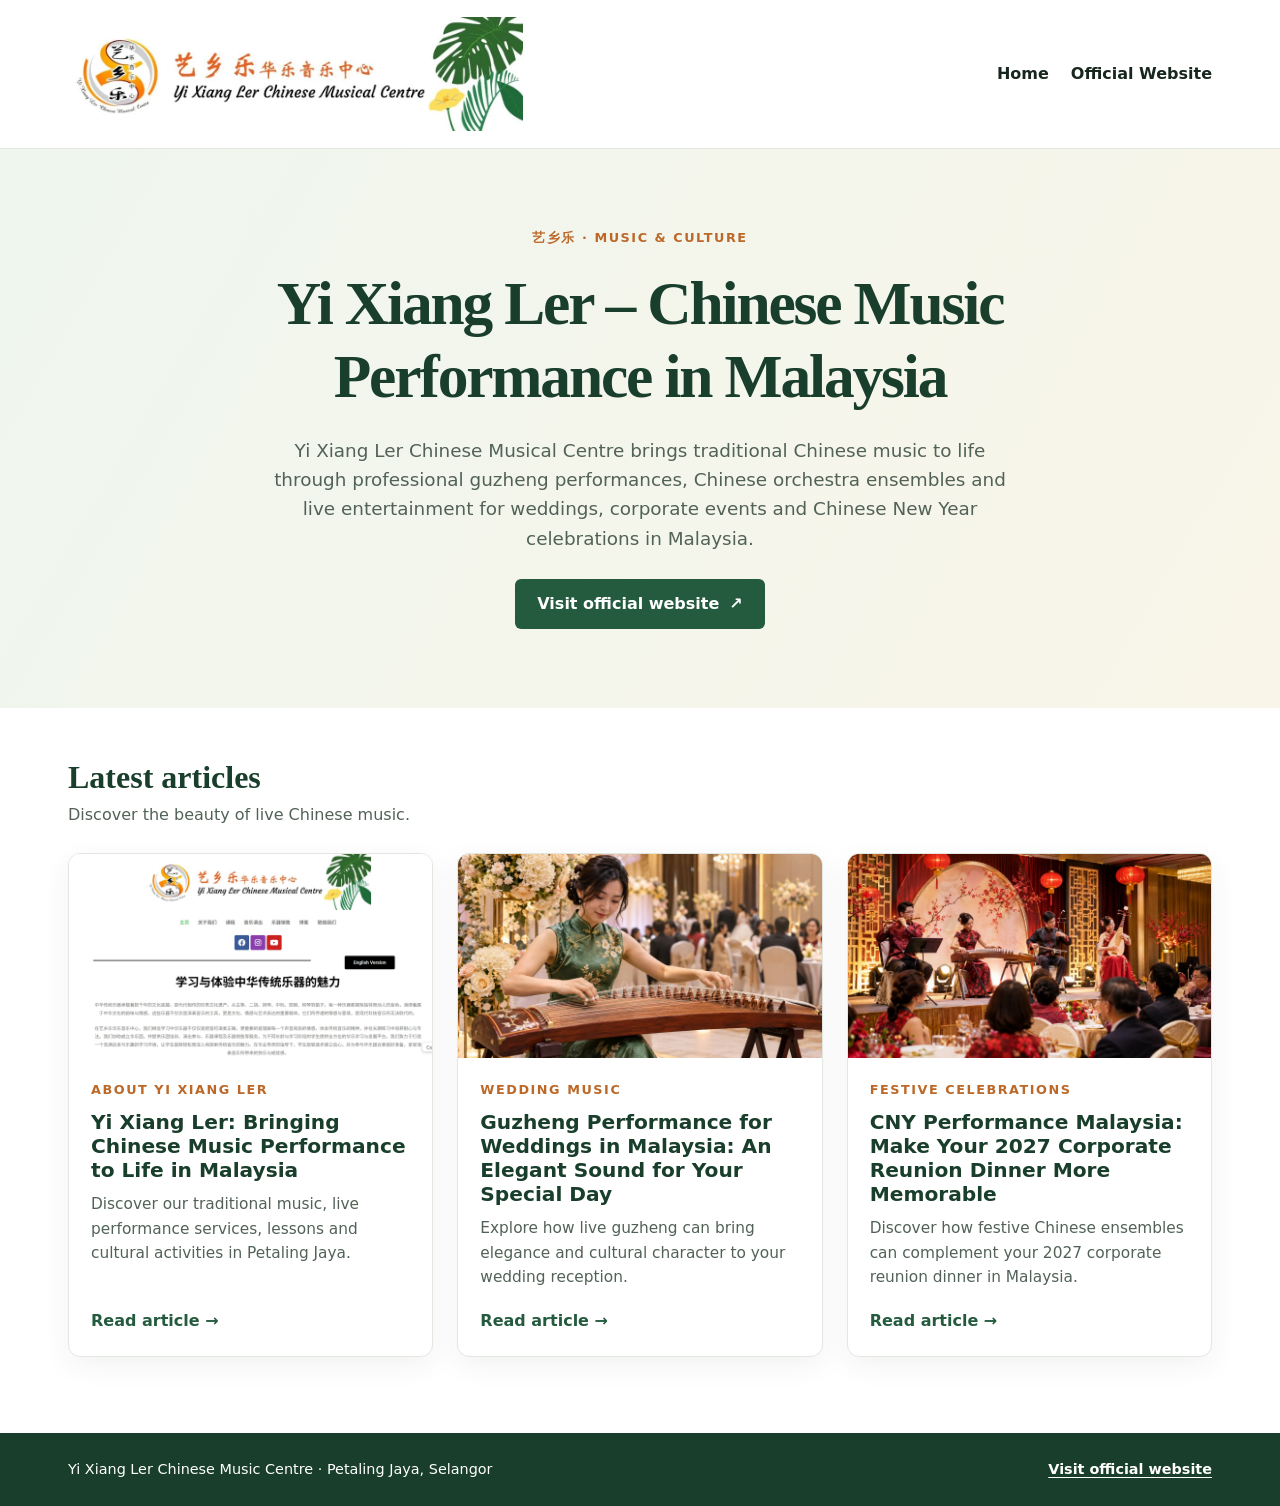
<file: index.html>
<!DOCTYPE html>
<html lang="en-MY"><head><meta charset="utf-8"><meta name="viewport" content="width=device-width, initial-scale=1">
<title>Chinese Music Performance Malaysia | Yi Xiang Ler</title><meta name="description" content="Discover live Chinese music performances in Malaysia, including guzheng, Chinese ensembles and CNY entertainment for weddings, corporate events and celebrations.">
<meta name="robots" content="index, follow, max-image-preview:large"><link rel="canonical" href="https://yixiangler.github.io/yi-xiang-ler/">
<meta property="og:title" content="Chinese Music Performance Malaysia | Yi Xiang Ler"><meta property="og:description" content="Discover live Chinese music performances in Malaysia, including guzheng, Chinese ensembles and CNY entertainment for weddings, corporate events and celebrations.">
<meta property="og:url" content="https://yixiangler.github.io/yi-xiang-ler/"><meta property="og:image" content="https://yixiangler.github.io/yi-xiang-ler/yi-xiang-ler-introduction.webp">
<meta property="og:type" content="website"><link rel="stylesheet" href="style.css"></head><body><header class="site-header"><div class="nav"><a href="./" aria-label="Yi Xiang Ler blog homepage"><img class="logo" src="logo.webp" alt="Yi Xiang Ler Chinese Musical Centre"></a><nav aria-label="Main navigation"><a href="./">Home</a><a href="https://www.yixiangler.com/">Official Website</a></nav></div></header><main><section class="hero"><div class="hero-inner"><span class="eyebrow">艺乡乐 · MUSIC & CULTURE</span><h1>Yi Xiang Ler – Chinese Music Performance in Malaysia</h1><p>Yi Xiang Ler Chinese Musical Centre brings traditional Chinese music to life through professional guzheng performances, Chinese orchestra ensembles and live entertainment for weddings, corporate events and Chinese New Year celebrations in Malaysia.</p><a class="button" href="https://www.yixiangler.com/">Visit official website <span aria-hidden="true">↗</span></a></div></section><section class="listing"><div class="section-heading"><h2>Latest articles</h2><p>Discover the beauty of live Chinese music.</p></div><div class="grid"><article class="card"><a href="yi-xiang-ler-chinese-music-performance.html" class="card-media"><img src="yi-xiang-ler-introduction.webp" alt="Yi Xiang Ler Chinese Musical Centre official website"></a><div class="card-body"><span class="eyebrow">About Yi Xiang Ler</span><h3><a href="yi-xiang-ler-chinese-music-performance.html">Yi Xiang Ler: Bringing Chinese Music Performance to Life in Malaysia</a></h3><p>Discover our traditional music, live performance services, lessons and cultural activities in Petaling Jaya.</p><a class="read" href="yi-xiang-ler-chinese-music-performance.html">Read article <span aria-hidden="true">→</span></a></div></article><article class="card"><a href="guzheng-performance-wedding-malaysia.html" class="card-media"><img src="guzheng-performance-wedding-malaysia.webp" alt="Live guzheng performance at an elegant Malaysian wedding reception."></a><div class="card-body"><span class="eyebrow">Wedding music</span><h3><a href="guzheng-performance-wedding-malaysia.html">Guzheng Performance for Weddings in Malaysia: An Elegant Sound for Your Special Day</a></h3><p>Explore how live guzheng can bring elegance and cultural character to your wedding reception.</p><a class="read" href="guzheng-performance-wedding-malaysia.html">Read article <span aria-hidden="true">→</span></a></div></article><article class="card"><a href="cny-performance-malaysia-corporate-reunion-dinner.html" class="card-media"><img src="cny-performance-malaysia-corporate-reunion-dinner.webp" alt="Chinese music ensemble performing at a festive corporate Chinese New Year reunion dinner in Malaysia."></a><div class="card-body"><span class="eyebrow">Festive celebrations</span><h3><a href="cny-performance-malaysia-corporate-reunion-dinner.html">CNY Performance Malaysia: Make Your 2027 Corporate Reunion Dinner More Memorable</a></h3><p>Discover how festive Chinese ensembles can complement your 2027 corporate reunion dinner in Malaysia.</p><a class="read" href="cny-performance-malaysia-corporate-reunion-dinner.html">Read article <span aria-hidden="true">→</span></a></div></article></div></section></main><footer><div class="footer-inner"><p>Yi Xiang Ler Chinese Music Centre · Petaling Jaya, Selangor</p><a href="https://www.yixiangler.com/">Visit official website</a></div></footer></body></html>
</file>
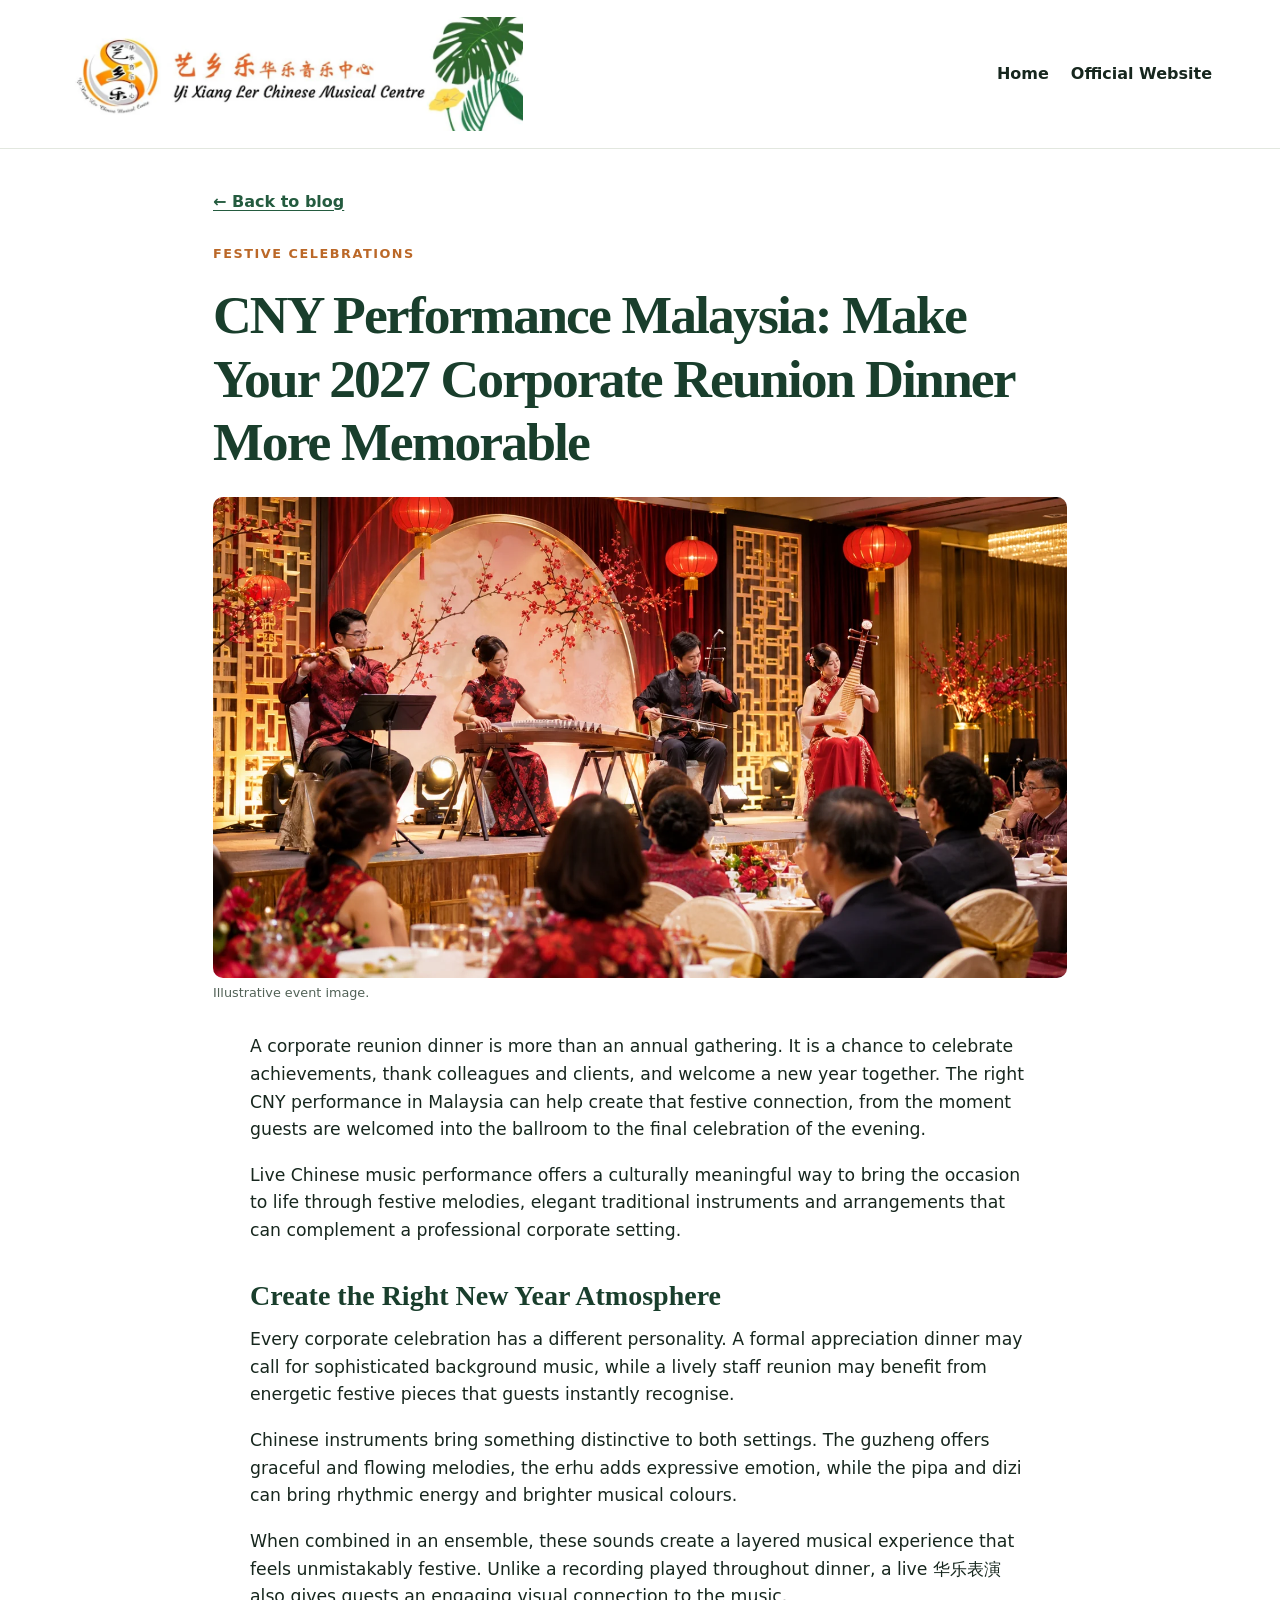
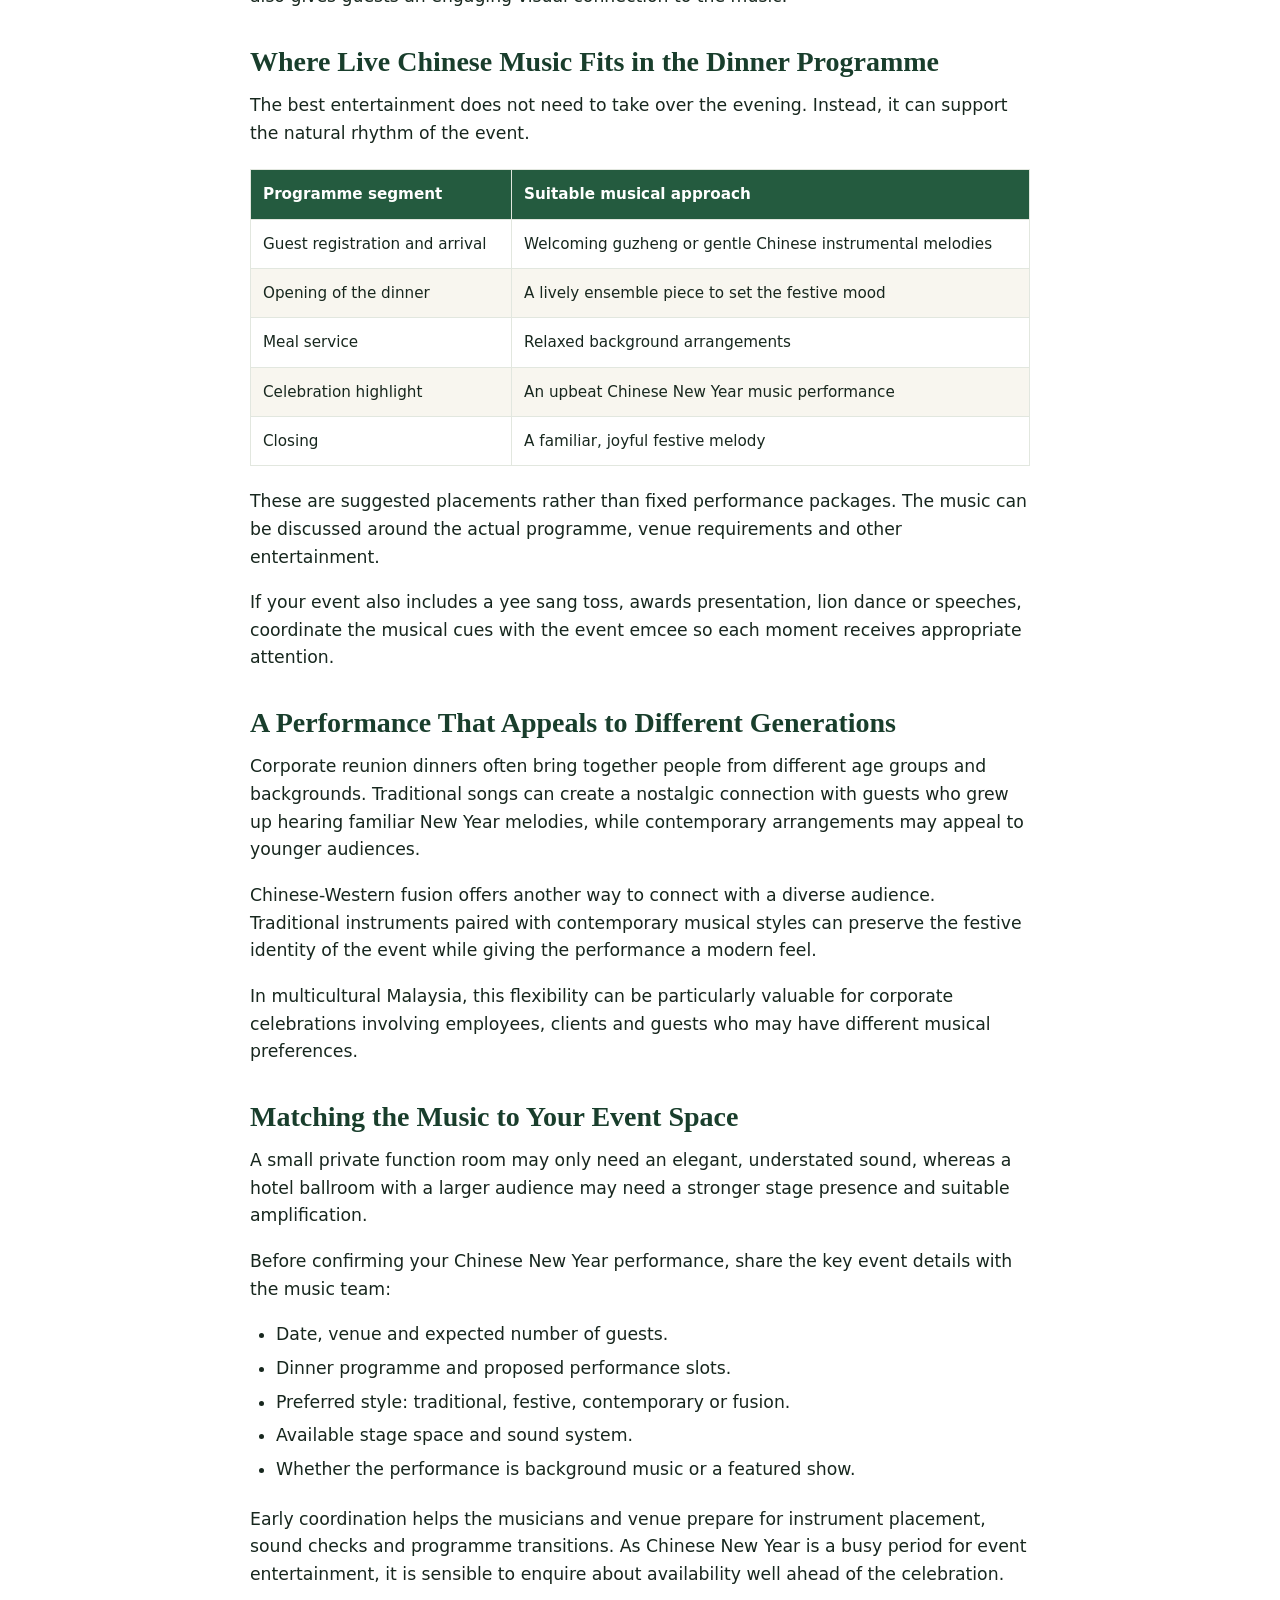
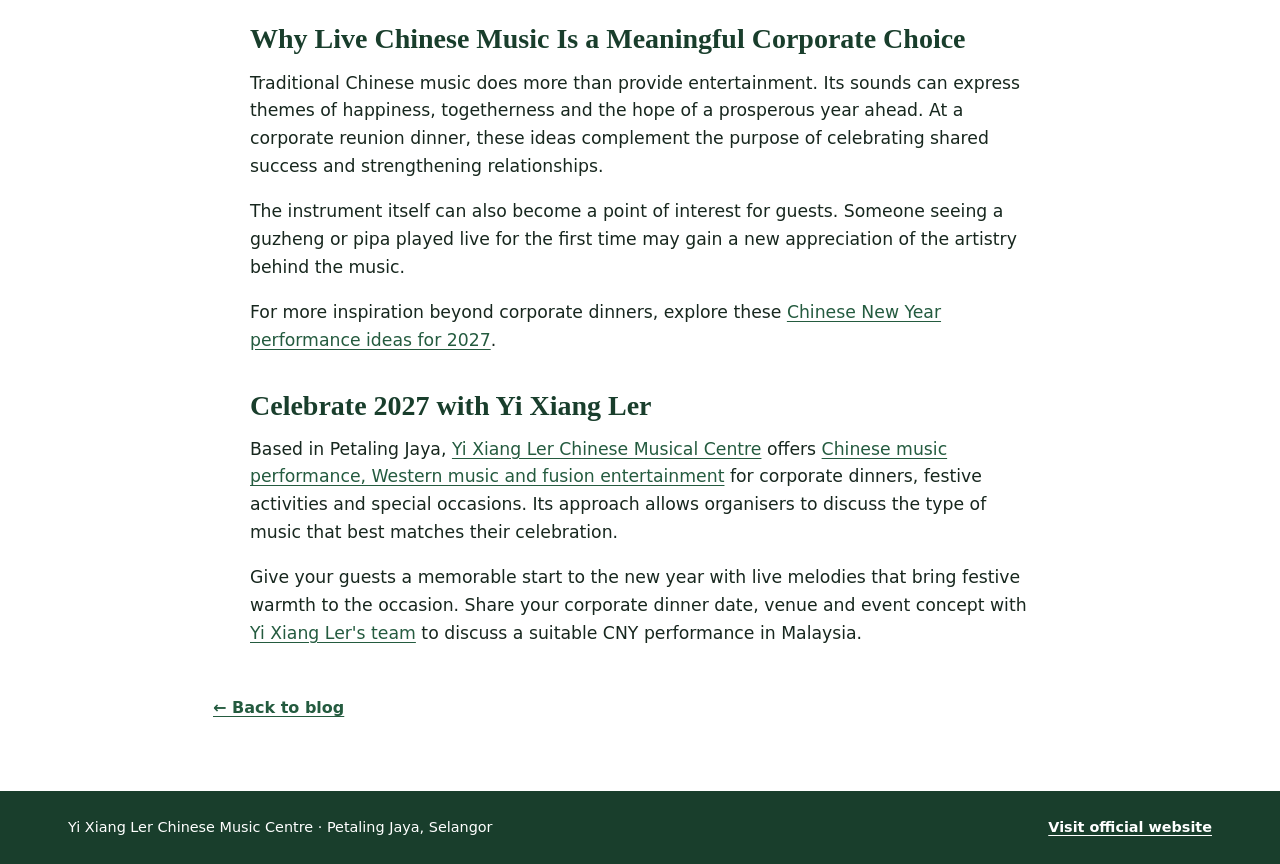
<file: cny-performance-malaysia-corporate-reunion-dinner.html>
<!DOCTYPE html>
<html lang="en-MY"><head><meta charset="utf-8"><meta name="viewport" content="width=device-width, initial-scale=1">
<title>CNY Performance Malaysia for Corporate Dinners 2027</title><meta name="description" content="Planning a 2027 corporate reunion dinner? Explore Chinese New Year performances in Malaysia, from festive Chinese ensembles to guzheng and fusion music.">
<meta name="robots" content="index, follow, max-image-preview:large"><link rel="canonical" href="https://yixiangler.github.io/yi-xiang-ler/cny-performance-malaysia-corporate-reunion-dinner.html">
<meta property="og:title" content="CNY Performance Malaysia for Corporate Dinners 2027"><meta property="og:description" content="Planning a 2027 corporate reunion dinner? Explore Chinese New Year performances in Malaysia, from festive Chinese ensembles to guzheng and fusion music.">
<meta property="og:url" content="https://yixiangler.github.io/yi-xiang-ler/cny-performance-malaysia-corporate-reunion-dinner.html"><meta property="og:image" content="https://yixiangler.github.io/yi-xiang-ler/cny-performance-malaysia-corporate-reunion-dinner.webp">
<meta property="og:type" content="website"><link rel="stylesheet" href="style.css"></head><body><header class="site-header"><div class="nav"><a href="./" aria-label="Yi Xiang Ler blog homepage"><img class="logo" src="logo.webp" alt="Yi Xiang Ler Chinese Musical Centre"></a><nav aria-label="Main navigation"><a href="./">Home</a><a href="https://www.yixiangler.com/">Official Website</a></nav></div></header><main class="article-shell">
<a class="back" href="./">← Back to blog</a><article><span class="eyebrow">Festive celebrations</span><h1>CNY Performance Malaysia: Make Your 2027 Corporate Reunion Dinner More Memorable</h1>
<figure><img class="feature" src="cny-performance-malaysia-corporate-reunion-dinner.webp" alt="Chinese music ensemble performing at a festive corporate Chinese New Year reunion dinner in Malaysia."><figcaption>Illustrative event image.</figcaption></figure>
<div class="prose"><p>A corporate reunion dinner is more than an annual gathering. It is a chance to celebrate achievements, thank colleagues and clients, and welcome a new year together. The right CNY performance in Malaysia can help create that festive connection, from the moment guests are welcomed into the ballroom to the final celebration of the evening.</p>
<p>Live Chinese music performance offers a culturally meaningful way to bring the occasion to life through festive melodies, elegant traditional instruments and arrangements that can complement a professional corporate setting.</p>
<h2>Create the Right New Year Atmosphere</h2>
<p>Every corporate celebration has a different personality. A formal appreciation dinner may call for sophisticated background music, while a lively staff reunion may benefit from energetic festive pieces that guests instantly recognise.</p>
<p>Chinese instruments bring something distinctive to both settings. The guzheng offers graceful and flowing melodies, the erhu adds expressive emotion, while the pipa and dizi can bring rhythmic energy and brighter musical colours.</p>
<p>When combined in an ensemble, these sounds create a layered musical experience that feels unmistakably festive. Unlike a recording played throughout dinner, a live 华乐表演 also gives guests an engaging visual connection to the music.</p>
<h2>Where Live Chinese Music Fits in the Dinner Programme</h2>
<p>The best entertainment does not need to take over the evening. Instead, it can support the natural rhythm of the event.</p>
<div class="table-wrap"><table><thead><tr><th scope="col">Programme segment</th><th scope="col">Suitable musical approach</th></tr></thead><tbody><tr><td>Guest registration and arrival</td><td>Welcoming guzheng or gentle Chinese instrumental melodies</td></tr><tr><td>Opening of the dinner</td><td>A lively ensemble piece to set the festive mood</td></tr><tr><td>Meal service</td><td>Relaxed background arrangements</td></tr><tr><td>Celebration highlight</td><td>An upbeat Chinese New Year music performance</td></tr><tr><td>Closing</td><td>A familiar, joyful festive melody</td></tr></tbody></table></div>
<p>These are suggested placements rather than fixed performance packages. The music can be discussed around the actual programme, venue requirements and other entertainment.</p>
<p>If your event also includes a yee sang toss, awards presentation, lion dance or speeches, coordinate the musical cues with the event emcee so each moment receives appropriate attention.</p>
<h2>A Performance That Appeals to Different Generations</h2>
<p>Corporate reunion dinners often bring together people from different age groups and backgrounds. Traditional songs can create a nostalgic connection with guests who grew up hearing familiar New Year melodies, while contemporary arrangements may appeal to younger audiences.</p>
<p>Chinese-Western fusion offers another way to connect with a diverse audience. Traditional instruments paired with contemporary musical styles can preserve the festive identity of the event while giving the performance a modern feel.</p>
<p>In multicultural Malaysia, this flexibility can be particularly valuable for corporate celebrations involving employees, clients and guests who may have different musical preferences.</p>
<h2>Matching the Music to Your Event Space</h2>
<p>A small private function room may only need an elegant, understated sound, whereas a hotel ballroom with a larger audience may need a stronger stage presence and suitable amplification.</p>
<p>Before confirming your Chinese New Year performance, share the key event details with the music team:</p>
<ul><li>Date, venue and expected number of guests.</li><li>Dinner programme and proposed performance slots.</li><li>Preferred style: traditional, festive, contemporary or fusion.</li><li>Available stage space and sound system.</li><li>Whether the performance is background music or a featured show.</li></ul>
<p>Early coordination helps the musicians and venue prepare for instrument placement, sound checks and programme transitions. As Chinese New Year is a busy period for event entertainment, it is sensible to enquire about availability well ahead of the celebration.</p>
<h2>Why Live Chinese Music Is a Meaningful Corporate Choice</h2>
<p>Traditional Chinese music does more than provide entertainment. Its sounds can express themes of happiness, togetherness and the hope of a prosperous year ahead. At a corporate reunion dinner, these ideas complement the purpose of celebrating shared success and strengthening relationships.</p>
<p>The instrument itself can also become a point of interest for guests. Someone seeing a guzheng or pipa played live for the first time may gain a new appreciation of the artistry behind the music.</p>
<p>For more inspiration beyond corporate dinners, explore these <a href="https://www.yixiangler.com/chinese-new-year-performance-ideas/">Chinese New Year performance ideas for 2027</a>.</p>
<h2>Celebrate 2027 with Yi Xiang Ler</h2>
<p>Based in Petaling Jaya, <a href="https://www.yixiangler.com/">Yi Xiang Ler Chinese Musical Centre</a> offers <a href="https://www.yixiangler.com/music-performance/">Chinese music performance, Western music and fusion entertainment</a> for corporate dinners, festive activities and special occasions. Its approach allows organisers to discuss the type of music that best matches their celebration.</p>
<p>Give your guests a memorable start to the new year with live melodies that bring festive warmth to the occasion. Share your corporate dinner date, venue and event concept with <a href="https://www.yixiangler.com/contact-us-2/">Yi Xiang Ler&#x27;s team</a> to discuss a suitable CNY performance in Malaysia.</p></div></article><a class="back bottom-back" href="./">← Back to blog</a></main><footer><div class="footer-inner"><p>Yi Xiang Ler Chinese Music Centre · Petaling Jaya, Selangor</p><a href="https://www.yixiangler.com/">Visit official website</a></div></footer></body></html>
</file>
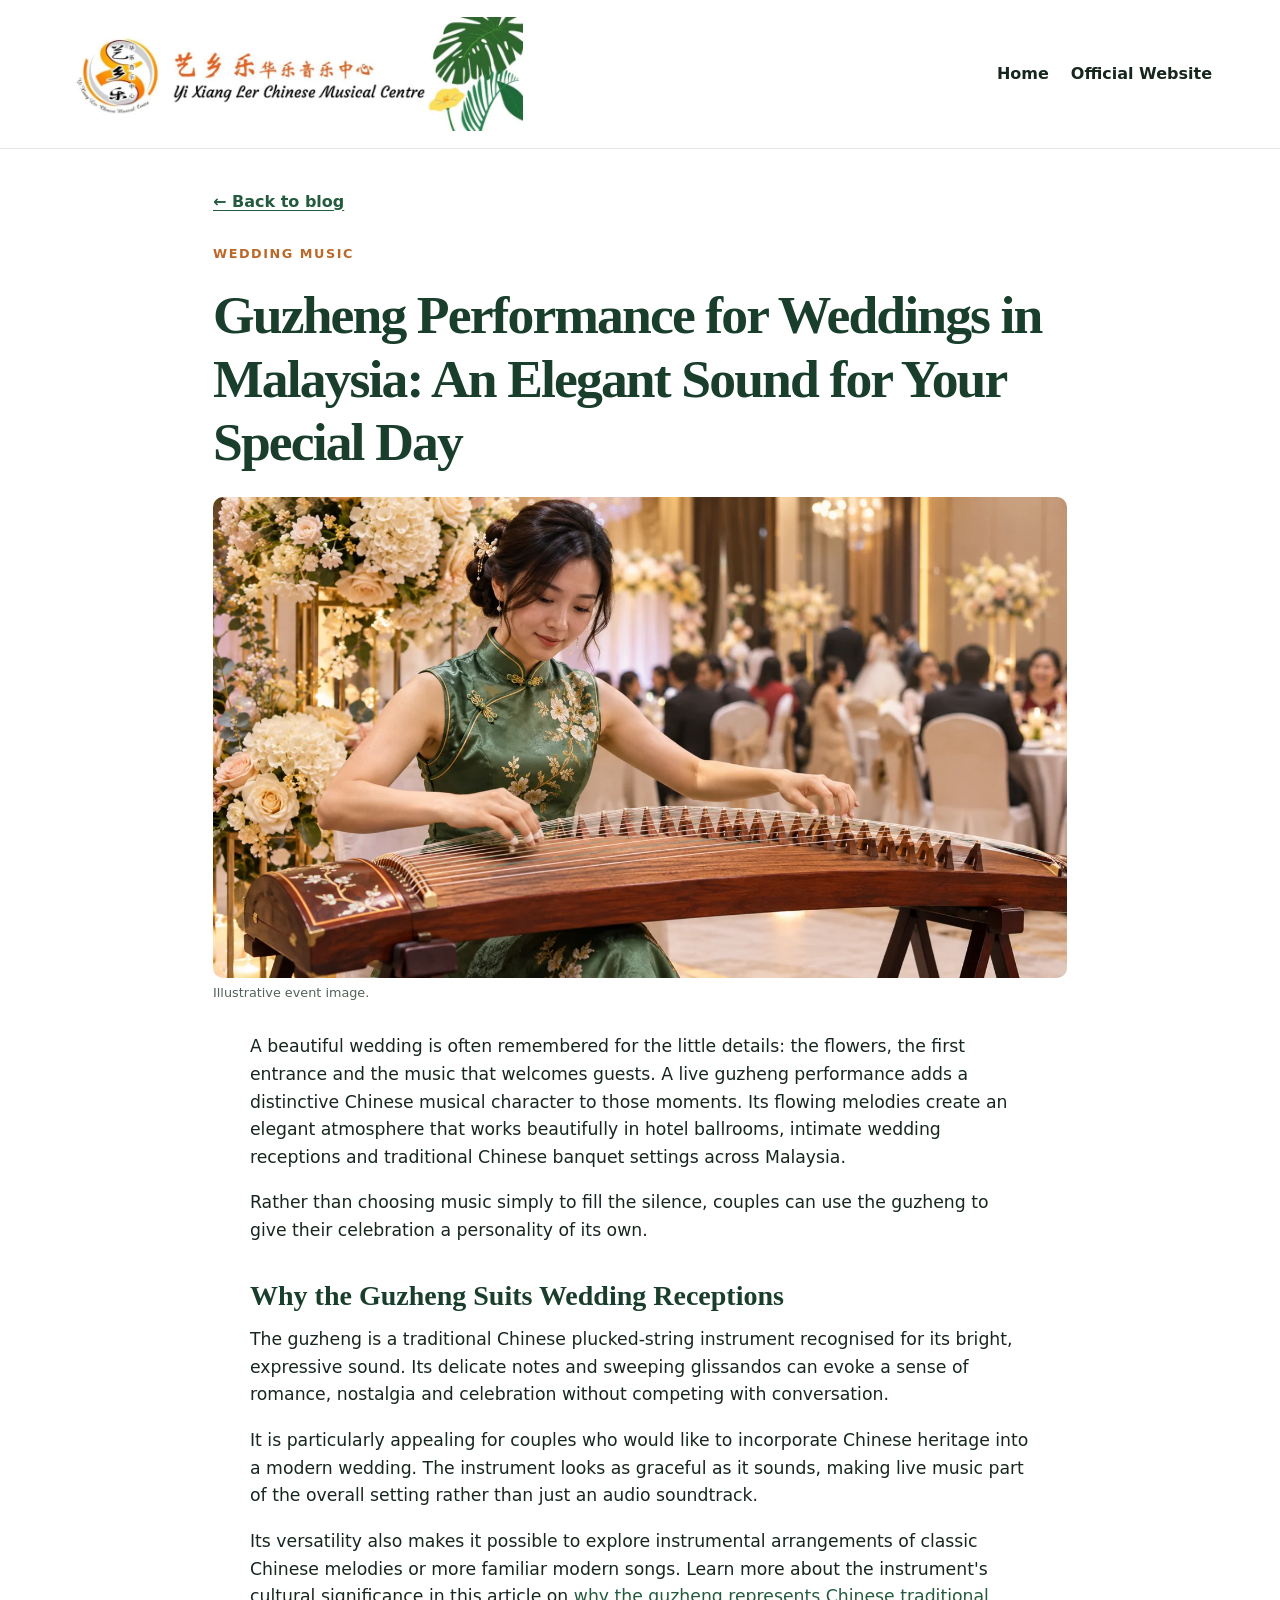
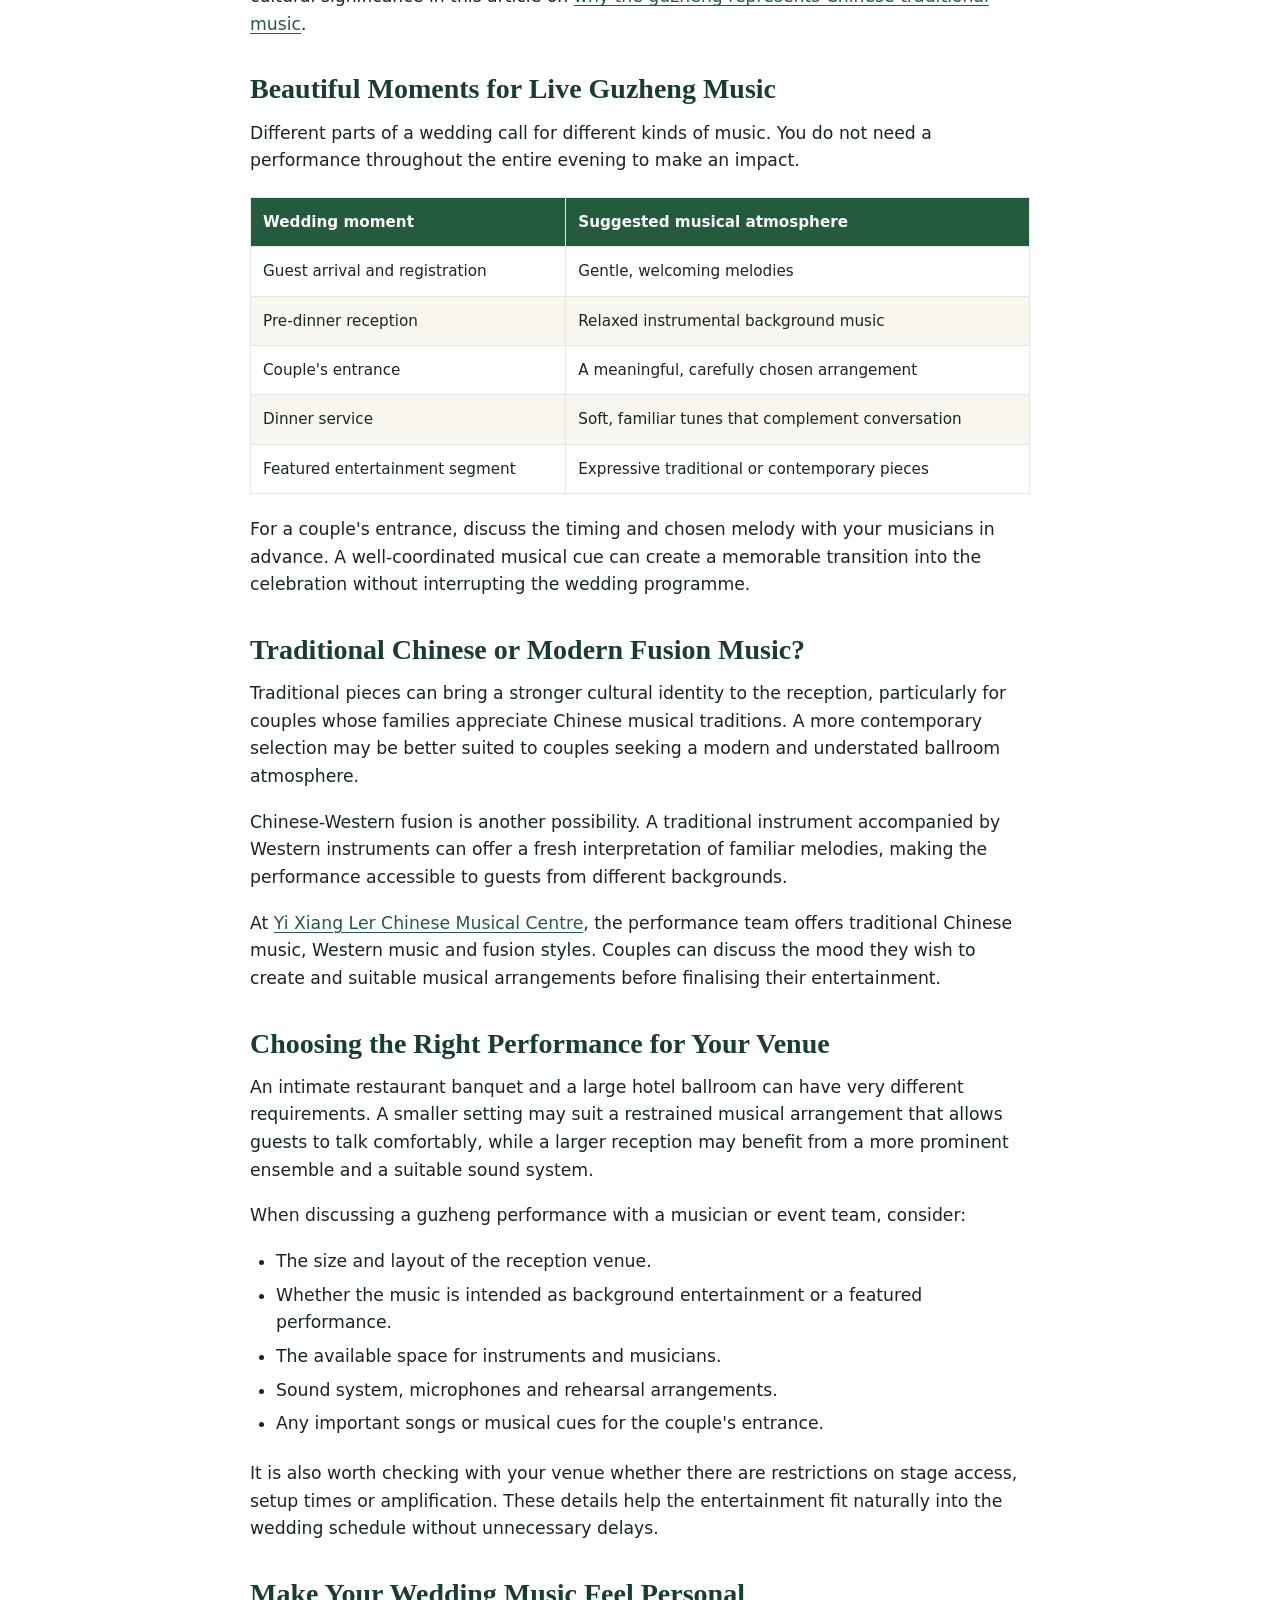
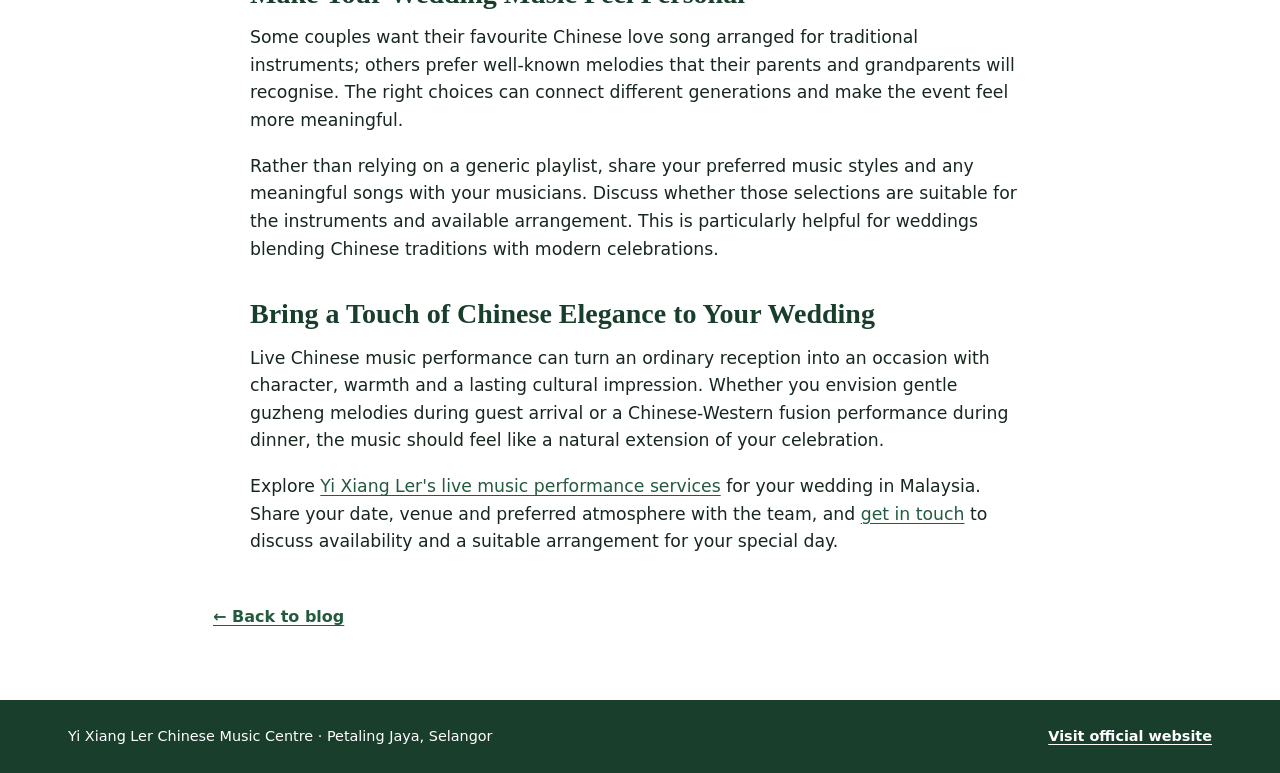
<file: guzheng-performance-wedding-malaysia.html>
<!DOCTYPE html>
<html lang="en-MY"><head><meta charset="utf-8"><meta name="viewport" content="width=device-width, initial-scale=1">
<title>Guzheng Performance for Weddings in Malaysia</title><meta name="description" content="Add elegance to your wedding with live guzheng performance in Malaysia. Explore reception music, song choices and ways to complement your special day.">
<meta name="robots" content="index, follow, max-image-preview:large"><link rel="canonical" href="https://yixiangler.github.io/yi-xiang-ler/guzheng-performance-wedding-malaysia.html">
<meta property="og:title" content="Guzheng Performance for Weddings in Malaysia"><meta property="og:description" content="Add elegance to your wedding with live guzheng performance in Malaysia. Explore reception music, song choices and ways to complement your special day.">
<meta property="og:url" content="https://yixiangler.github.io/yi-xiang-ler/guzheng-performance-wedding-malaysia.html"><meta property="og:image" content="https://yixiangler.github.io/yi-xiang-ler/guzheng-performance-wedding-malaysia.webp">
<meta property="og:type" content="website"><link rel="stylesheet" href="style.css"></head><body><header class="site-header"><div class="nav"><a href="./" aria-label="Yi Xiang Ler blog homepage"><img class="logo" src="logo.webp" alt="Yi Xiang Ler Chinese Musical Centre"></a><nav aria-label="Main navigation"><a href="./">Home</a><a href="https://www.yixiangler.com/">Official Website</a></nav></div></header><main class="article-shell">
<a class="back" href="./">← Back to blog</a><article><span class="eyebrow">Wedding music</span><h1>Guzheng Performance for Weddings in Malaysia: An Elegant Sound for Your Special Day</h1>
<figure><img class="feature" src="guzheng-performance-wedding-malaysia.webp" alt="Live guzheng performance at an elegant Malaysian wedding reception."><figcaption>Illustrative event image.</figcaption></figure>
<div class="prose"><p>A beautiful wedding is often remembered for the little details: the flowers, the first entrance and the music that welcomes guests. A live guzheng performance adds a distinctive Chinese musical character to those moments. Its flowing melodies create an elegant atmosphere that works beautifully in hotel ballrooms, intimate wedding receptions and traditional Chinese banquet settings across Malaysia.</p>
<p>Rather than choosing music simply to fill the silence, couples can use the guzheng to give their celebration a personality of its own.</p>
<h2>Why the Guzheng Suits Wedding Receptions</h2>
<p>The guzheng is a traditional Chinese plucked-string instrument recognised for its bright, expressive sound. Its delicate notes and sweeping glissandos can evoke a sense of romance, nostalgia and celebration without competing with conversation.</p>
<p>It is particularly appealing for couples who would like to incorporate Chinese heritage into a modern wedding. The instrument looks as graceful as it sounds, making live music part of the overall setting rather than just an audio soundtrack.</p>
<p>Its versatility also makes it possible to explore instrumental arrangements of classic Chinese melodies or more familiar modern songs. Learn more about the instrument&#x27;s cultural significance in this article on <a href="https://www.yixiangler.com/why-guzheng-representative-chinese-traditional-music/">why the guzheng represents Chinese traditional music</a>.</p>
<h2>Beautiful Moments for Live Guzheng Music</h2>
<p>Different parts of a wedding call for different kinds of music. You do not need a performance throughout the entire evening to make an impact.</p>
<div class="table-wrap"><table><thead><tr><th scope="col">Wedding moment</th><th scope="col">Suggested musical atmosphere</th></tr></thead><tbody><tr><td>Guest arrival and registration</td><td>Gentle, welcoming melodies</td></tr><tr><td>Pre-dinner reception</td><td>Relaxed instrumental background music</td></tr><tr><td>Couple&#x27;s entrance</td><td>A meaningful, carefully chosen arrangement</td></tr><tr><td>Dinner service</td><td>Soft, familiar tunes that complement conversation</td></tr><tr><td>Featured entertainment segment</td><td>Expressive traditional or contemporary pieces</td></tr></tbody></table></div>
<p>For a couple&#x27;s entrance, discuss the timing and chosen melody with your musicians in advance. A well-coordinated musical cue can create a memorable transition into the celebration without interrupting the wedding programme.</p>
<h2>Traditional Chinese or Modern Fusion Music?</h2>
<p>Traditional pieces can bring a stronger cultural identity to the reception, particularly for couples whose families appreciate Chinese musical traditions. A more contemporary selection may be better suited to couples seeking a modern and understated ballroom atmosphere.</p>
<p>Chinese-Western fusion is another possibility. A traditional instrument accompanied by Western instruments can offer a fresh interpretation of familiar melodies, making the performance accessible to guests from different backgrounds.</p>
<p>At <a href="https://www.yixiangler.com/">Yi Xiang Ler Chinese Musical Centre</a>, the performance team offers traditional Chinese music, Western music and fusion styles. Couples can discuss the mood they wish to create and suitable musical arrangements before finalising their entertainment.</p>
<h2>Choosing the Right Performance for Your Venue</h2>
<p>An intimate restaurant banquet and a large hotel ballroom can have very different requirements. A smaller setting may suit a restrained musical arrangement that allows guests to talk comfortably, while a larger reception may benefit from a more prominent ensemble and a suitable sound system.</p>
<p>When discussing a guzheng performance with a musician or event team, consider:</p>
<ul><li>The size and layout of the reception venue.</li><li>Whether the music is intended as background entertainment or a featured performance.</li><li>The available space for instruments and musicians.</li><li>Sound system, microphones and rehearsal arrangements.</li><li>Any important songs or musical cues for the couple&#x27;s entrance.</li></ul>
<p>It is also worth checking with your venue whether there are restrictions on stage access, setup times or amplification. These details help the entertainment fit naturally into the wedding schedule without unnecessary delays.</p>
<h2>Make Your Wedding Music Feel Personal</h2>
<p>Some couples want their favourite Chinese love song arranged for traditional instruments; others prefer well-known melodies that their parents and grandparents will recognise. The right choices can connect different generations and make the event feel more meaningful.</p>
<p>Rather than relying on a generic playlist, share your preferred music styles and any meaningful songs with your musicians. Discuss whether those selections are suitable for the instruments and available arrangement. This is particularly helpful for weddings blending Chinese traditions with modern celebrations.</p>
<h2>Bring a Touch of Chinese Elegance to Your Wedding</h2>
<p>Live Chinese music performance can turn an ordinary reception into an occasion with character, warmth and a lasting cultural impression. Whether you envision gentle guzheng melodies during guest arrival or a Chinese-Western fusion performance during dinner, the music should feel like a natural extension of your celebration.</p>
<p>Explore <a href="https://www.yixiangler.com/music-performance/">Yi Xiang Ler&#x27;s live music performance services</a> for your wedding in Malaysia. Share your date, venue and preferred atmosphere with the team, and <a href="https://www.yixiangler.com/contact-us-2/">get in touch</a> to discuss availability and a suitable arrangement for your special day.</p></div></article><a class="back bottom-back" href="./">← Back to blog</a></main><footer><div class="footer-inner"><p>Yi Xiang Ler Chinese Music Centre · Petaling Jaya, Selangor</p><a href="https://www.yixiangler.com/">Visit official website</a></div></footer></body></html>
</file>
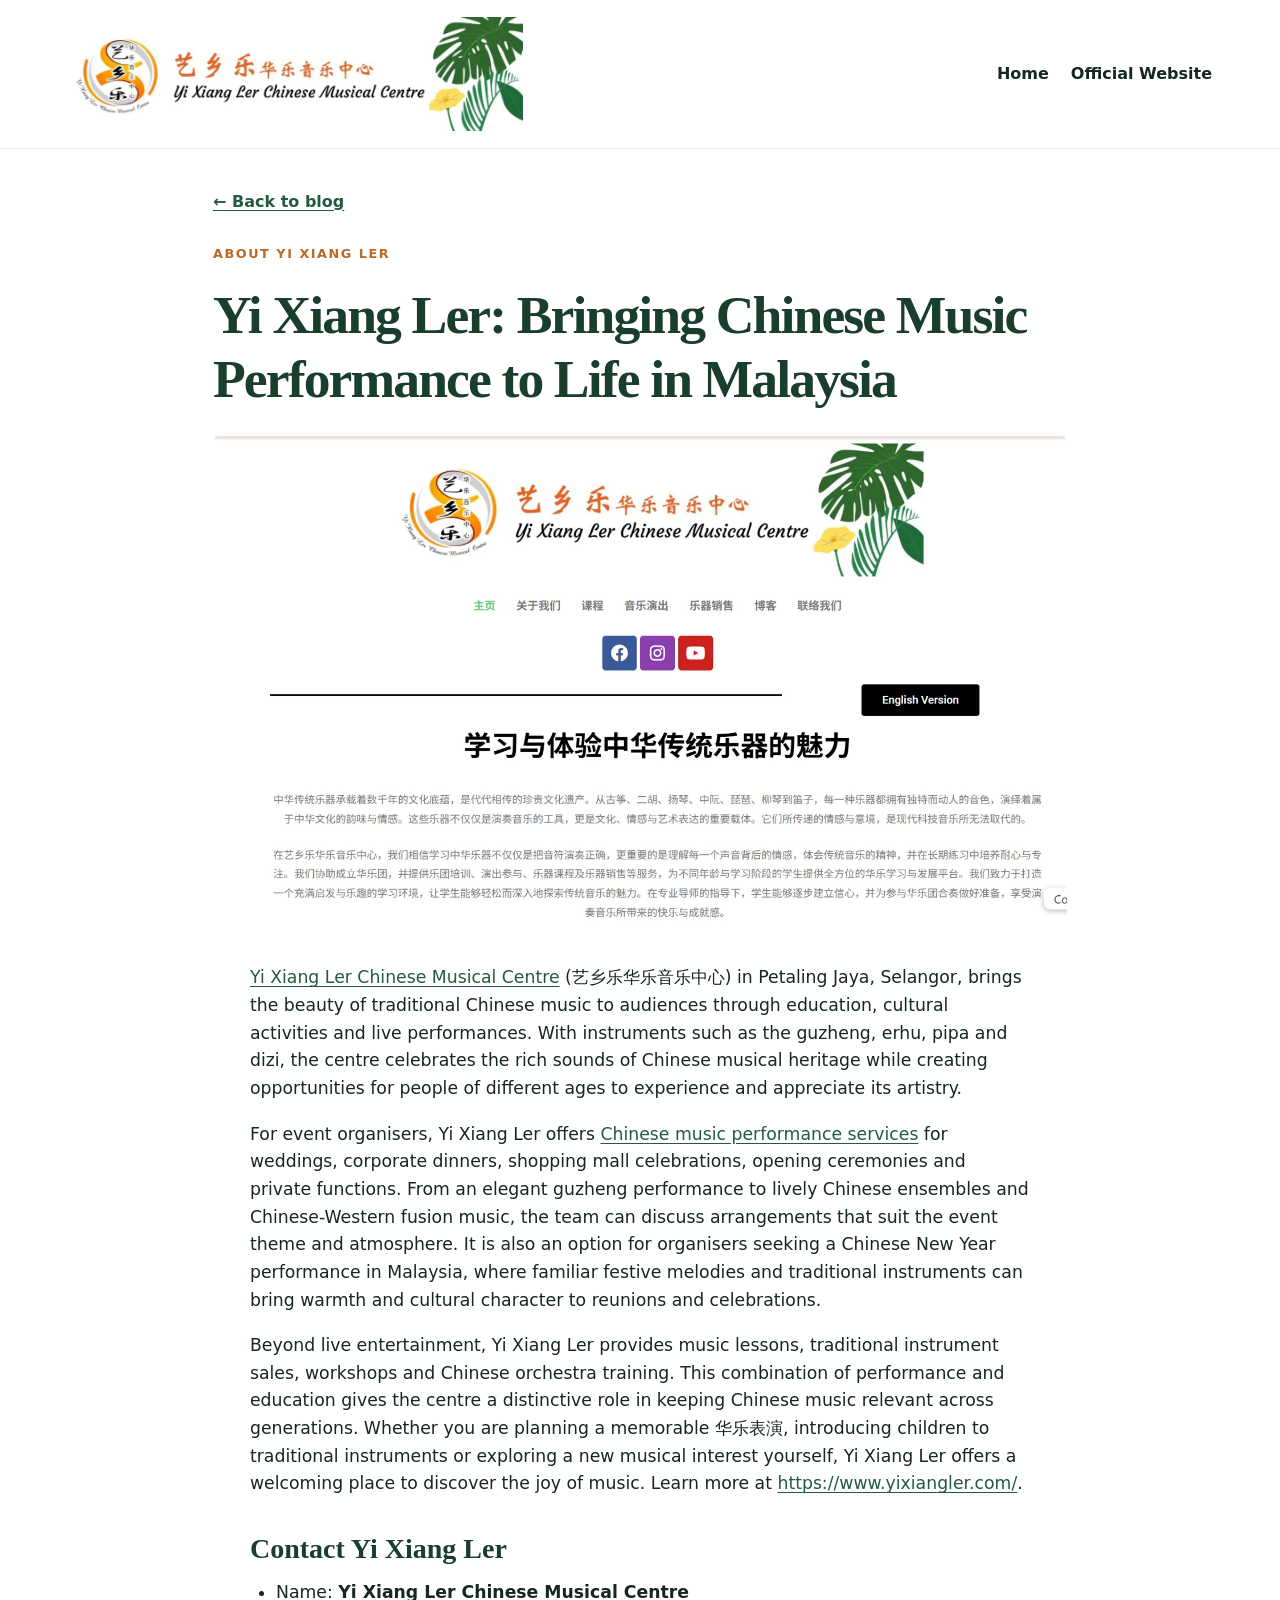
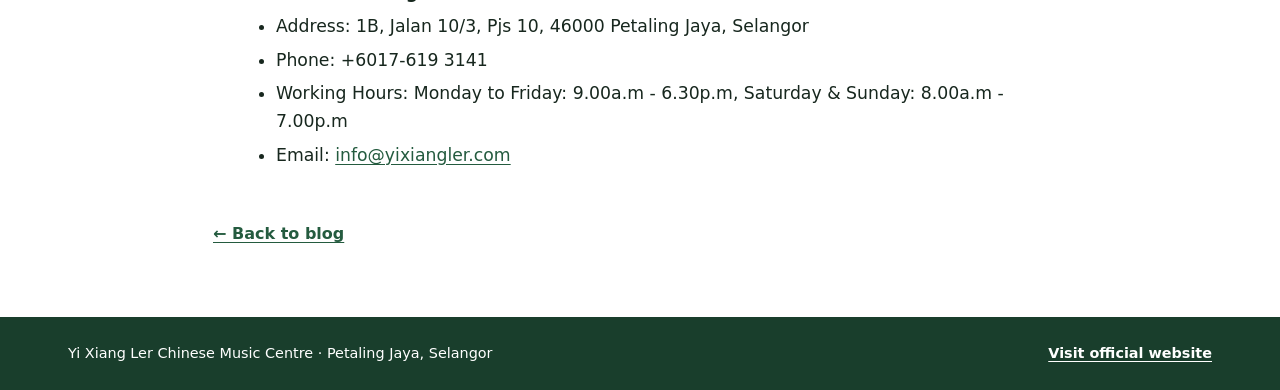
<file: yi-xiang-ler-chinese-music-performance.html>
<!DOCTYPE html>
<html lang="en-MY"><head><meta charset="utf-8"><meta name="viewport" content="width=device-width, initial-scale=1">
<title>Meet Yi Xiang Ler | Chinese Music Performance Malaysia</title><meta name="description" content="Discover Yi Xiang Ler in Petaling Jaya for live Chinese music, guzheng performances, CNY entertainment, music lessons and traditional instruments.">
<meta name="robots" content="index, follow, max-image-preview:large"><link rel="canonical" href="https://yixiangler.github.io/yi-xiang-ler/yi-xiang-ler-chinese-music-performance.html">
<meta property="og:title" content="Meet Yi Xiang Ler | Chinese Music Performance Malaysia"><meta property="og:description" content="Discover Yi Xiang Ler in Petaling Jaya for live Chinese music, guzheng performances, CNY entertainment, music lessons and traditional instruments.">
<meta property="og:url" content="https://yixiangler.github.io/yi-xiang-ler/yi-xiang-ler-chinese-music-performance.html"><meta property="og:image" content="https://yixiangler.github.io/yi-xiang-ler/yi-xiang-ler-introduction.webp">
<meta property="og:type" content="website"><link rel="stylesheet" href="style.css"></head><body><header class="site-header"><div class="nav"><a href="./" aria-label="Yi Xiang Ler blog homepage"><img class="logo" src="logo.webp" alt="Yi Xiang Ler Chinese Musical Centre"></a><nav aria-label="Main navigation"><a href="./">Home</a><a href="https://www.yixiangler.com/">Official Website</a></nav></div></header><main class="article-shell">
<a class="back" href="./">← Back to blog</a><article><span class="eyebrow">About Yi Xiang Ler</span><h1>Yi Xiang Ler: Bringing Chinese Music Performance to Life in Malaysia</h1>
<figure><img class="feature" src="yi-xiang-ler-introduction.webp" alt="Yi Xiang Ler Chinese Musical Centre official website"></figure>
<div class="prose"><p><a href="https://www.yixiangler.com/">Yi Xiang Ler Chinese Musical Centre</a> (艺乡乐华乐音乐中心) in Petaling Jaya, Selangor, brings the beauty of traditional Chinese music to audiences through education, cultural activities and live performances. With instruments such as the guzheng, erhu, pipa and dizi, the centre celebrates the rich sounds of Chinese musical heritage while creating opportunities for people of different ages to experience and appreciate its artistry.</p>
<p>For event organisers, Yi Xiang Ler offers <a href="https://www.yixiangler.com/music-performance/">Chinese music performance services</a> for weddings, corporate dinners, shopping mall celebrations, opening ceremonies and private functions. From an elegant guzheng performance to lively Chinese ensembles and Chinese-Western fusion music, the team can discuss arrangements that suit the event theme and atmosphere. It is also an option for organisers seeking a Chinese New Year performance in Malaysia, where familiar festive melodies and traditional instruments can bring warmth and cultural character to reunions and celebrations.</p>
<p>Beyond live entertainment, Yi Xiang Ler provides music lessons, traditional instrument sales, workshops and Chinese orchestra training. This combination of performance and education gives the centre a distinctive role in keeping Chinese music relevant across generations. Whether you are planning a memorable 华乐表演, introducing children to traditional instruments or exploring a new musical interest yourself, Yi Xiang Ler offers a welcoming place to discover the joy of music. Learn more at <a href="https://www.yixiangler.com/">https://www.yixiangler.com/</a>.</p>
<h2>Contact Yi Xiang Ler</h2>
<ul><li>Name: <strong>Yi Xiang Ler Chinese Musical Centre</strong></li><li>Address: 1B, Jalan 10/3, Pjs 10, 46000 Petaling Jaya, Selangor</li><li>Phone: +6017-619 3141</li><li>Working Hours: Monday to Friday: 9.00a.m - 6.30p.m, Saturday &amp; Sunday: 8.00a.m - 7.00p.m</li><li>Email: <a href="mailto:info@yixiangler.com">info@yixiangler.com</a></li></ul></div></article><a class="back bottom-back" href="./">← Back to blog</a></main><footer><div class="footer-inner"><p>Yi Xiang Ler Chinese Music Centre · Petaling Jaya, Selangor</p><a href="https://www.yixiangler.com/">Visit official website</a></div></footer></body></html>
</file>
<file: style.css>
:root{--green:#245b3f;--deep:#193e2c;--gold:#bb6828;--ink:#17271e;--muted:#526257;--cream:#f8f6ef;--line:#e2e7df}*{box-sizing:border-box}html{font-family:system-ui,-apple-system,BlinkMacSystemFont,"Segoe UI",sans-serif;color:var(--ink);background:#fff;line-height:1.6}body{margin:0}a{color:var(--green);text-underline-offset:3px}a:focus-visible{outline:2px solid var(--gold);outline-offset:4px}img{max-width:100%;display:block}.site-header{border-bottom:1px solid var(--line);background:#fff}.nav{max-width:1200px;margin:auto;display:flex;align-items:center;justify-content:space-between;gap:28px;padding:17px 28px}.logo{width:min(455px,100%);height:auto}.nav>a{flex:1;max-width:455px}.nav nav{display:flex;gap:22px;flex-shrink:0;font-weight:650}.nav nav a{text-decoration:none;color:var(--ink)}.nav nav a:hover{color:var(--gold)}.hero{background:linear-gradient(120deg,#eff6ee,#f9f5e9);padding:75px 28px 79px}.hero-inner{max-width:880px;margin:auto;text-align:center}.eyebrow{color:var(--gold);font-weight:700;font-size:.8rem;letter-spacing:.12em;text-transform:uppercase}h1,h2,h3{line-height:1.19;margin:0;font-weight:700}h1{font-family:Georgia,serif;font-size:clamp(2.35rem,4.8vw,4.1rem);letter-spacing:-.035em;color:var(--deep);margin:18px 0 22px}.hero p{max-width:760px;margin:0 auto 26px;color:var(--muted);font-size:clamp(1rem,1.5vw,1.15rem)}.button{display:inline-flex;gap:10px;color:#fff;background:var(--green);text-decoration:none;border-radius:6px;padding:12px 22px;font-weight:650}.button:hover{background:var(--deep)}.listing{max-width:1200px;margin:0 auto;padding:50px 28px 76px}.section-heading{margin-bottom:25px}.section-heading h2{font-size:2rem;font-family:Georgia,serif;color:var(--deep)}.section-heading p{margin:6px 0;color:var(--muted)}.grid{display:grid;grid-template-columns:repeat(3,minmax(0,1fr));gap:24px}.card{border:1px solid var(--line);border-radius:12px;overflow:hidden;display:flex;flex-direction:column;box-shadow:0 8px 28px #142d1510}.card-media{display:block}.card-media img{width:100%;height:auto;aspect-ratio:16/9;object-fit:cover}.card-body{padding:22px;display:flex;flex-direction:column;flex:1}.card h3{font-size:1.26rem;margin:10px 0}.card h3 a{text-decoration:none;color:var(--deep)}.card h3 a:hover{text-decoration:underline}.card p{color:var(--muted);margin:0 0 18px;font-size:.96rem}.read{margin-top:auto;font-weight:700;text-decoration:none}.article-shell{max-width:910px;margin:0 auto;padding:40px 28px 70px}.back{display:inline-block;font-weight:650;margin-bottom:26px}.article-shell h1{font-size:clamp(2rem,4.4vw,3.35rem)}figure{margin:0 0 30px}.feature{border-radius:10px;width:100%;height:auto}.feature+figcaption{font-size:.8rem;color:var(--muted);margin:5px 0}.prose{font-size:1.08rem;max-width:780px;margin:auto}.prose h2{font-family:Georgia,serif;color:var(--deep);font-size:1.75rem;margin-top:34px;margin-bottom:14px}.prose p{margin:0 0 18px}.prose ul{padding-left:26px;margin:14px 0 22px}.prose li{margin:6px 0}.table-wrap{overflow:auto;margin:22px 0}table{width:100%;border-collapse:collapse;font-size:.95rem;min-width:340px}th,td{border:1px solid var(--line);padding:12px;text-align:left;vertical-align:top}th{background:var(--green);color:white}tbody tr:nth-child(even){background:var(--cream)}.bottom-back{margin:30px 0 0}footer{background:var(--deep);color:#fff}.footer-inner{max-width:1200px;margin:auto;padding:25px 28px;display:flex;align-items:center;justify-content:space-between;gap:18px;font-size:.9rem}footer a{color:#fff;font-weight:600}footer p{margin:0}@media(max-width:800px){.grid{grid-template-columns:repeat(2,minmax(0,1fr))}.nav{flex-direction:column;gap:10px}.nav>a{width:100%;max-width:380px}.hero{padding:52px 22px}.footer-inner{flex-direction:column;align-items:flex-start}}@media(max-width:560px){.grid{grid-template-columns:1fr}.listing{padding:36px 20px 50px}.article-shell{padding:25px 20px 50px}.hero{padding:45px 20px}.prose{font-size:1rem}.nav nav{font-size:.92rem}.nav{padding:14px 20px}.footer-inner{padding:22px 20px}}
</file>
